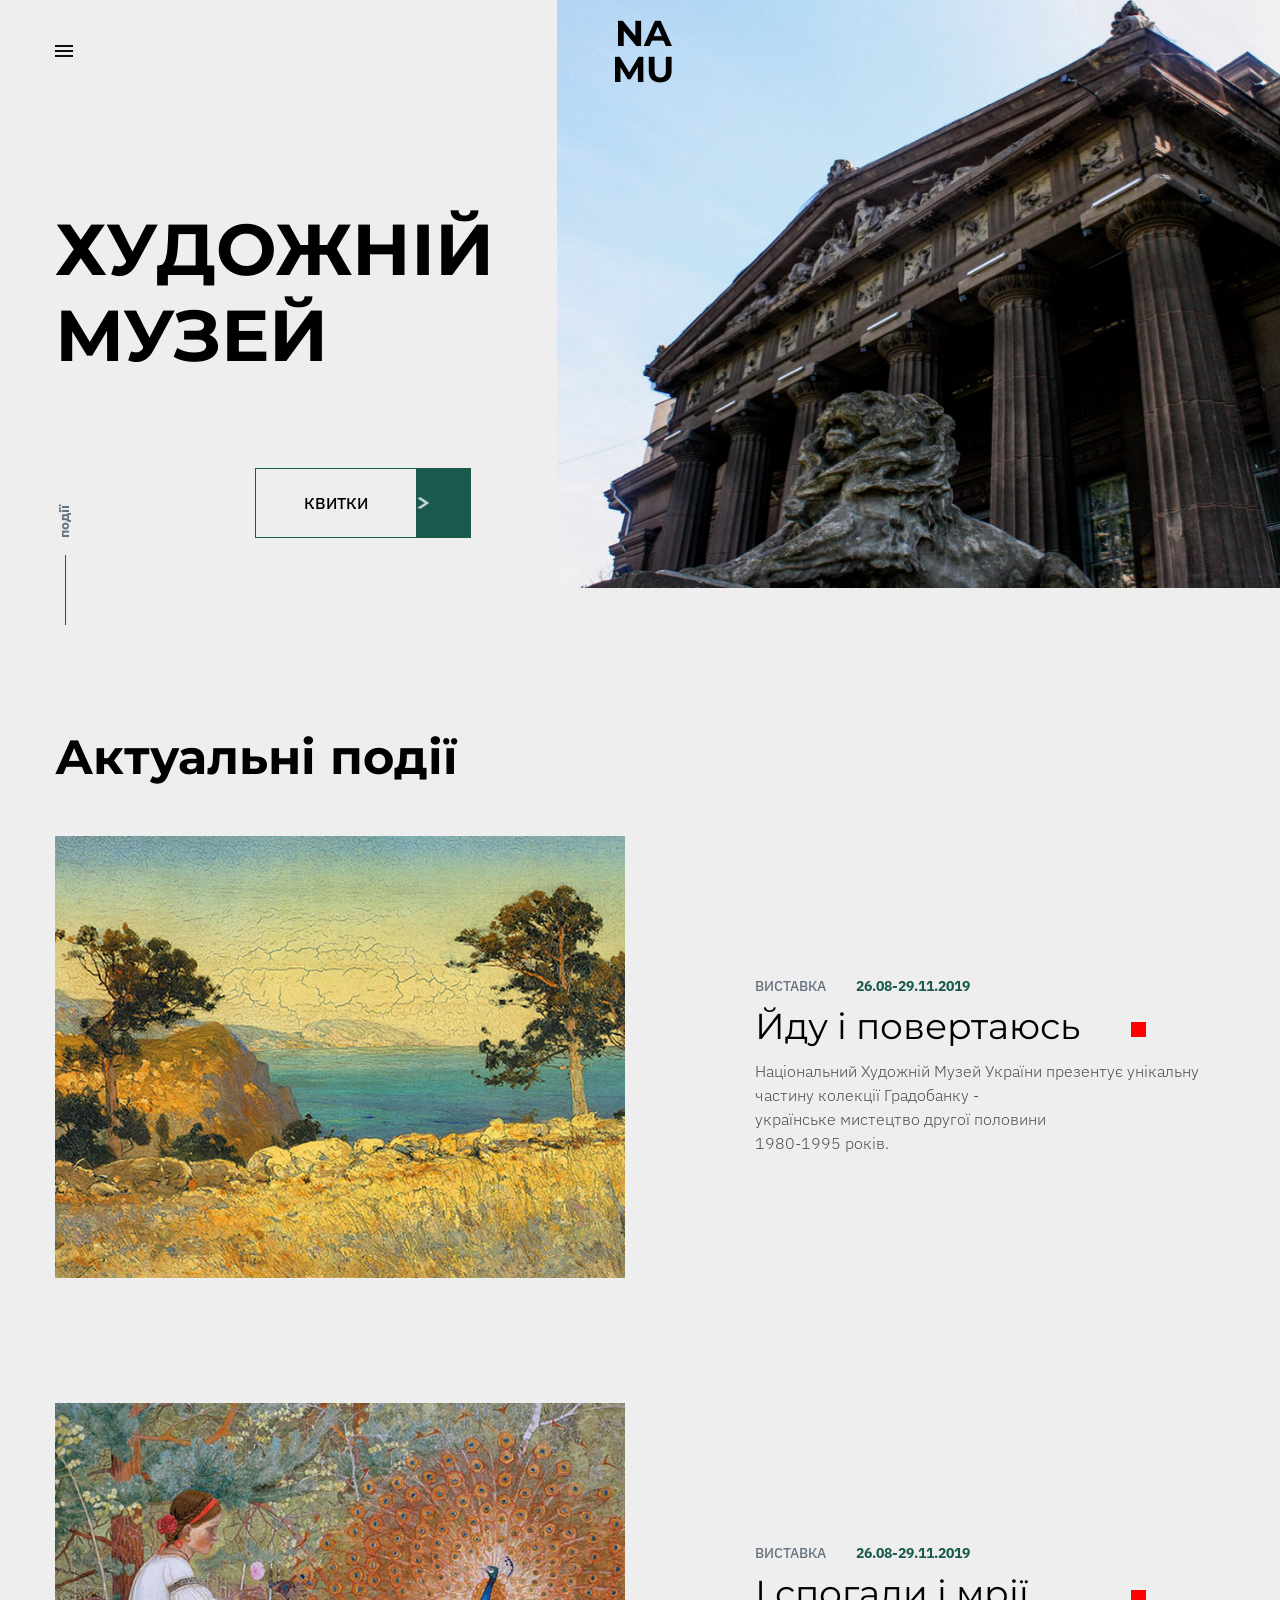
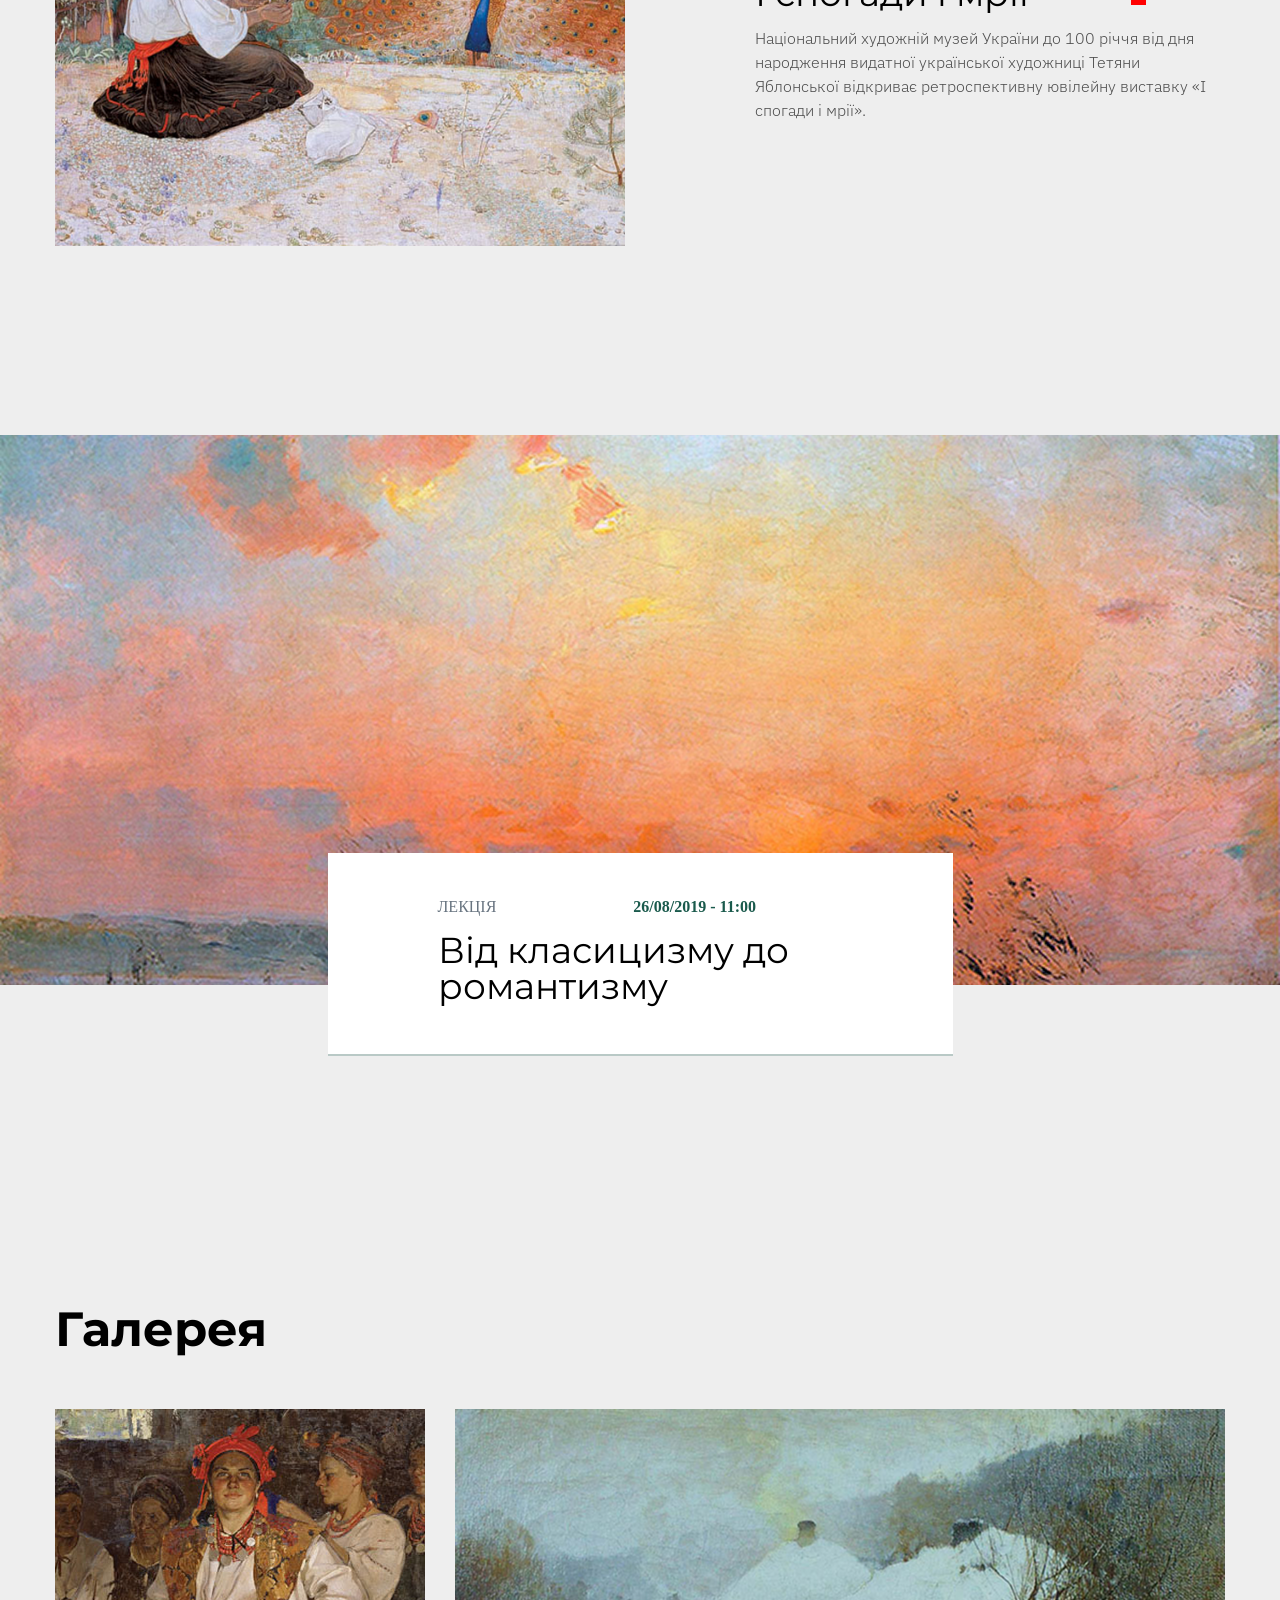
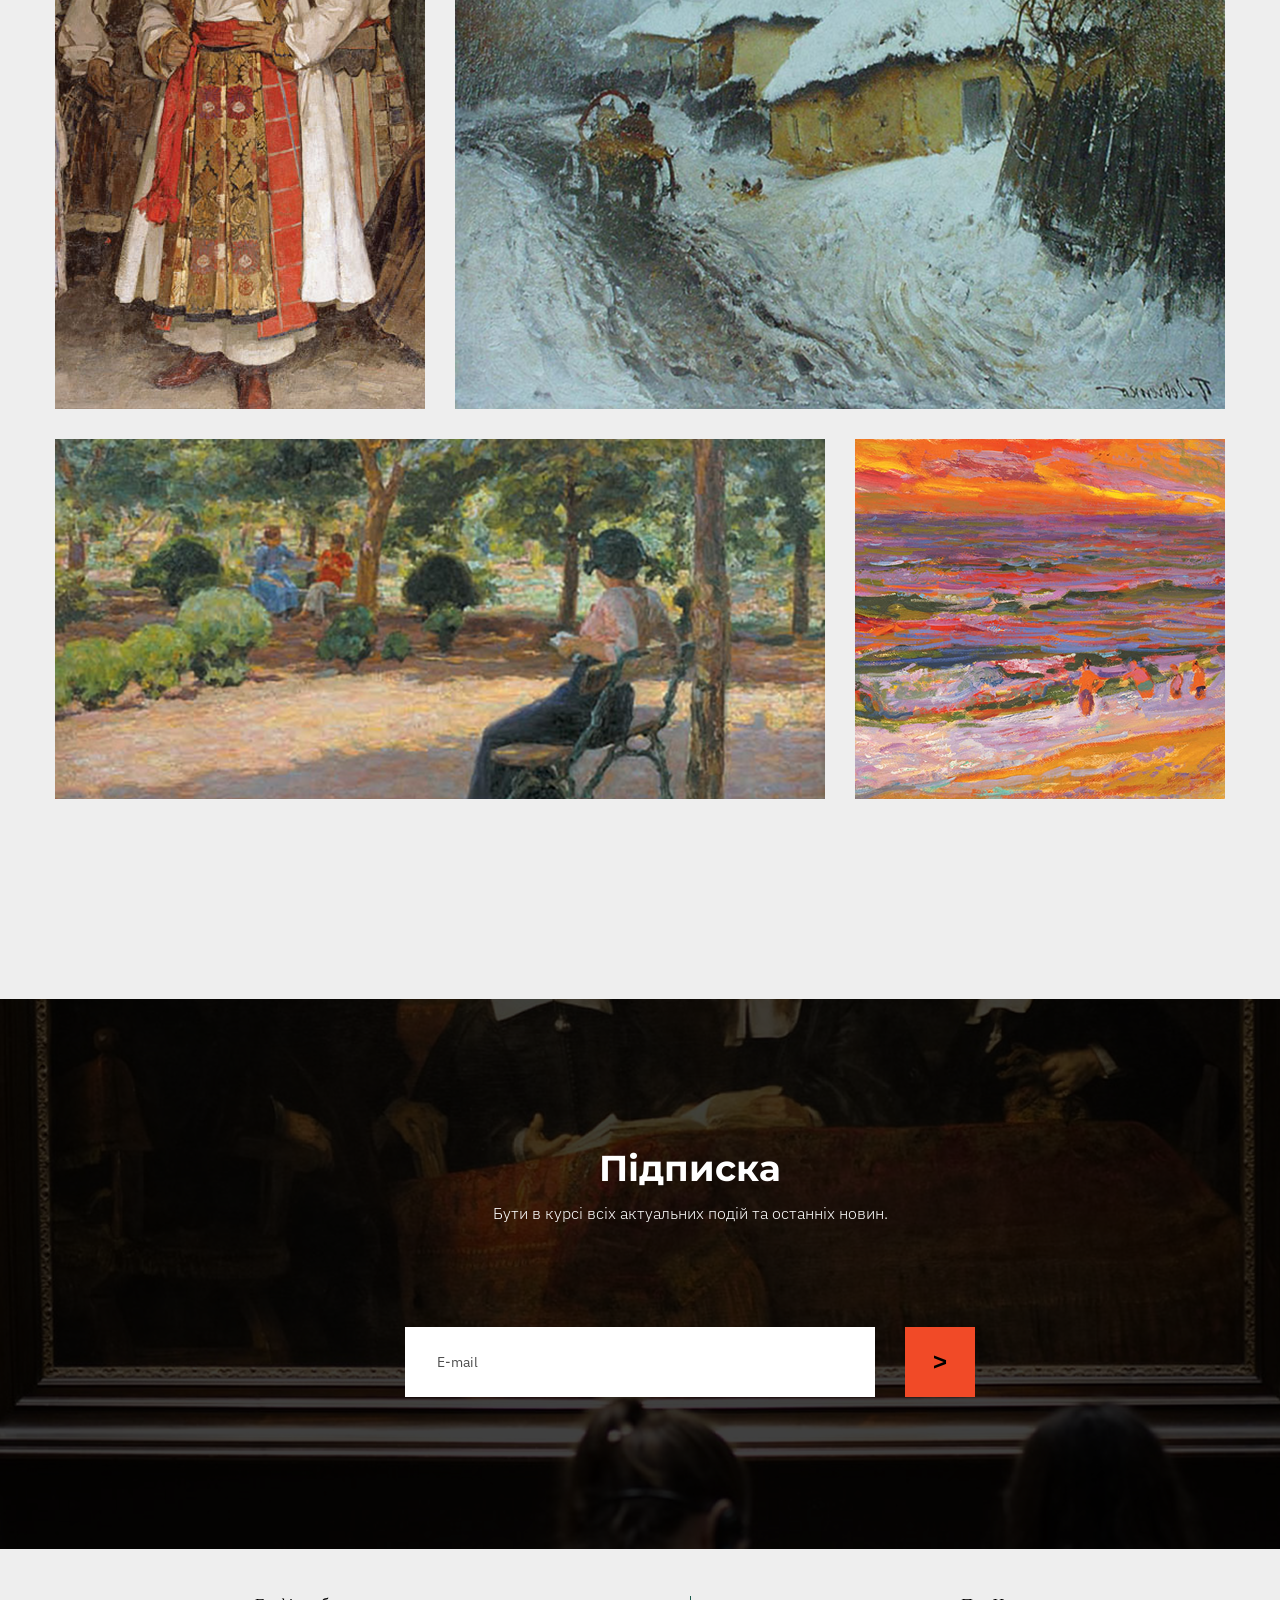
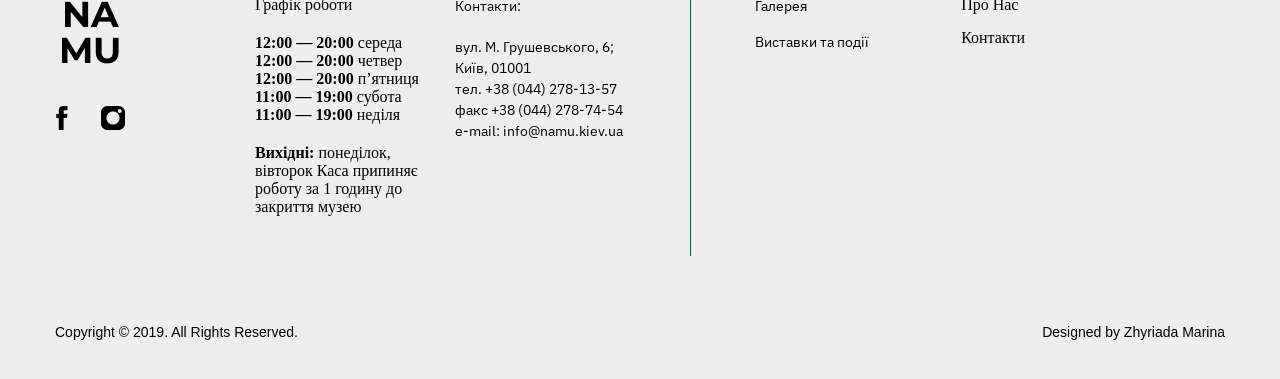
<file: index.html>
<!DOCTYPE html><html lang=en><meta charset=UTF-8><meta name=viewport content="width=device-width, initial-scale=1.0"><title>ХУДОЖНІЙ МУЗЕЙ</title><link rel=stylesheet href=Museum.812998b6.css><link rel=icon href=logo.7bb1c1ab.png type=image/x-icon><link rel=stylesheet href=https://cdn.jsdelivr.net/npm/swiper@11/swiper-bundle.min.css><body class=body>
    
    <header class=header>
      <div class=header__container>
        <div class=header__container__top>
          <a href=#menu class=header__container__top--link>
            <img src=burger--menu.cb3d5a86.png alt=burger--menu class="burger--menu header__container__top--item">
          </a>

          <a href=#home class=logo--link>
            <span class=logo--item>
              NA
              <br>
              MU
            </span>
          </a>
        </div>

        <div class=header__container__title>
          <h1 class=header__container__title--item>ХУДОЖНІЙ МУЗЕЙ</h1>
        </div>
        <div class=header__container__rotate>
          <span class=rotate-text>події</span>
        </div>

        <div class=header__container__bottom>
          <span class=header__container__bottom--name>КВИТКИ</span>
          <a class=header__container__bottom--link>
            <img src=header__send.2bb0b5fc.png class=header__container__bottom--photo alt=send>
          </a>
        </div>
      </div>
    </header>
    
    <aside class=menu id=menu>
      <div class=backround--green>
        <div class=menu__container>
          <nav class=menu__container__nav>
            <div class=menu__container__nav__close>
              <a href=# class=menu__container__nav__close--link>
                <img src=close--menu.fb41dbb8.png alt=close--menu class=menu__container__nav__close--item>
              </a>
            </div>
            <div class=menu__container__nav__lists>
              <ul class=menu__container__nav__lists--group>
                <li class=menu__container__nav__lists--item>
                  <a href=#gallery class=menu__container__nav__lists--link>
                    Галерея
                  </a>
                </li>
                <li class=menu__container__nav__lists--item>
                  <a href=#current-events class=menu__container__nav__lists--link>
                    Виставки та
                    <br>
                    події
                  </a>
                </li>
              </ul>
              <ul class=menu__container__nav__lists--group>
                <li class=menu__container__nav__lists--item>
                  <a href=#subscribe class=menu__container__nav__lists--link>
                    Про нас
                  </a>
                </li>
                <li class=menu__container__nav__lists--item>
                  <a href=#footer class=menu__container__nav__lists--link>
                    Контакти
                  </a>
                </li>
              </ul>
            </div>
          </nav>
          <div class=menu__container--lin></div>
          <div class=menu__container__text>
            <div class=menu__container__text__group>
              <span class=menu__container__text__group--item>
                Графік роботи
              </span>
              <span class=menu__container__text__group--item>
                <strong>12:00 — 20:00</strong>
                середа
                <br>
                <strong>12:00 — 20:00</strong>
                четвер
                <br>
                <strong>12:00 — 20:00</strong>
                п’ятниця
                <br>
                <strong>11:00 — 19:00</strong>
                субота
                <br>
                <strong>11:00 — 19:00</strong>
                неділя
                <br>
              </span>
            </div>
            <div class="margin-top menu__container__text__group">
              <p class=menu__container__text__group--item>
                <strong>Вихідні:</strong>
                понеділок, вівторок Каса припиняє роботу за 1 годину до закриття
                музею
              </p>
            </div>
          </div>
        </div>
      </div>
    </aside>
    <div id=menu-shadow class=menu-shadow></div>
    
    <main class=main>
      <section id=current-events class=main__section>
        <div class=main__section__title>
          <h3 class=main__section__title--item>Актуальні події</h3>
        </div>
        <article class=main__section__article>
          <div class=main__section__article__photo>
            <img src=events-go.1f0b4219.png class=main__section__article__photo--item alt=events>
          </div>
          <div class=main__section__article__text>
            <div class=main__section__article__text__date>
              <span class="main__section__article__text__date--item title">
                ВИСТАВКА
              </span>
              <span class="date main__section__article__text__date--item">
                26.08-29.11.2019
              </span>
            </div>
            <h4 class=main__section__article__text--title>
              Йду і повертаюсь
            </h4>
            <p class=main__section__article__text--item>
              Національний Художній Музей України презентує унікальну частину
              колекції Градобанку -
              <br class=br>
              українське мистецтво другої половини
              <br class=br>
              1980-1995 років.
            </p>
          </div>
        </article>
        <article class=main__section__article>
          <div class=main__section__article__photo>
            <img src=events-hope.eab21ada.png class=main__section__article__photo--item alt=events>
          </div>
          <div class=main__section__article__text>
            <div class=main__section__article__text__date>
              <span class="main__section__article__text__date--item title">
                ВИСТАВКА
              </span>
              <span class="date main__section__article__text__date--item">
                26.08-29.11.2019
              </span>
            </div>
            <h4 class=main__section__article__text--title>
              І спогади і мрії
            </h4>
            <p class=main__section__article__text--item>
              Національний художній музей України до 100 річчя від дня
              народження видатної української художниці Тетяни Яблонської
              відкриває ретроспективну ювілейну виставку «І спогади і мрії».
            </p>
          </div>
        </article>
      </section>
      <div class=bac-container>
        <div id=classic-romantic class=classic-romantic>
          <article class=classic-romantic__article>
            <div class=classic-romantic__article__text>
              <span class="classic-romantic__article__text--item title">
                ЛЕКЦІЯ
              </span>
              <span class="classic-romantic__article__text--item date">
                26/08/2019 - 11:00
              </span>
            </div>
            <div class=classic-romantic__article__conteiner>
              <h3 class=classic-romantic__article__conteiner--title>
                Від класицизму до романтизму
              </h3>
            </div>
          </article>
        </div>
      </div>
      <section id=gallery class="gallery main__section">
        <div class=gallery__title>
          <h3 class=gallery__title--item>Галерея</h3>
        </div>
        <article class=gallery__swiper>
          <div class=gallery-wrapper>
            <div class=gallery-item>
              <img src=gallary-swaiper--photo-1.4f42b0b6.png alt=photo>
            </div>
            <div class=gallery-item>
              <img src=gallary-swaiper--photo-2.11e57b54.png alt=photo>
            </div>
            <div class=gallery-item>
              <img src=gallary-swaiper--photo-3.19595366.png alt=photo>
            </div>
            <div class=gallery-item>
              <img src=gallary-swaiper--photo-4.c63600db.png alt=photo>
            </div>
          </div>
        </article>
      </section>
      <section id=subscribe class=subscribe>
        <article class="main__section subscribe__article">
          <div class=subscribe__article__block>
            <div class=subscribe__article__block__title>
              <h3 class=subscribe__article__block__title--item>Підписка</h3>
              <span class=subscribe__article__block__title--subtitle>
                Бути в курсі всіх актуальних подій та останніх новин.
              </span>
            </div>
            <form action=/submit method=post onsubmit="this.reset(); return false;" class=subscribe__article__block__form>
              <input name=email type=email placeholder=E-mail id=email required class=subscribe__article__block__form--input>
              <button class=subscribe__article__block__form--button>
                &gt;
              </button>
            </form>
          </div>
        </article>
      </section>
    </main>
    
    <footer id=footer class=footer>
      <section class=footer__section>
        <div class=footer__section__logo>
          <a href=# class=footer__section__logo--item>
            NA
            <br>
            MU
          </a>
          <div class=footer__section__logo__social>
            <a href=https://www.facebook.com/ target=_blank class=footer__section__logo__social--link>
              <img src=facebook.d8364daa.png alt=facebook class=footer__logo__social--photo>
            </a>
            <a target=_blank href=https://www.instagram.com/ class=footer__section__logo__social--link>
              <img src=instagram.c6b98856.png alt=instagram class=footer__section__logo__social--photo>
            </a>
          </div>
        </div>
        <div class=footer__section__text>
          <span class=footer__section__text--item>Графік роботи</span>
          <span class=footer__section__text--item>
            <strong>12:00 — 20:00</strong>
            середа
            <br>
            <strong>12:00 — 20:00</strong>
            четвер
            <br>
            <strong>12:00 — 20:00</strong>
            п’ятниця
            <br>
            <strong>11:00 — 19:00</strong>
            субота
            <br>
            <strong>11:00 — 19:00</strong>
            неділя
            <br>
          </span>
          <p>
            <strong>Вихідні:</strong>
            понеділок, вівторок Каса припиняє роботу за 1 годину до закриття
            музею
          </p>
        </div>
        <div class=footer__section__contacts>
          <span class=footer__section__contacts--item>Контакти:</span>
          <span class=footer__section__contacts--item>
            вул. М. Грушевського, 6; Київ, 01001
            <a href="tel:+38 (044) 278-13-57">
              <br>
              тел. +38 (044) 278-13-57
            </a>
            факс +38 (044) 278-74-54
            <a href=mailto:info@namu.kiev.ua>
              <br>
              e-mail: info@namu.kiev.ua
            </a>
          </span>
        </div>
        <div class=footer__section--line></div>
        <div class=footer__section__navigation>
          <div class=footer__section__navigation__group>
            <a href=#gallery>
              <span class=footer__section__navigation__group--item>
                Галерея
              </span>
            </a>
            <a href=#current-events>
              <span class=footer__section__navigation__group--item>
                Виставки та події
              </span>
            </a>
          </div>
          <div class=footer__section__navigation__group>
            <a href=#subscribe>
              <span class=footer__section__navigation--item>Про Нас</span>
            </a>
            <a href=#footer>
              <span class=footer__section__navigation--item>Контакти</span>
            </a>
          </div>
        </div>

        <div class=footer__section__watermark>
          <span class=footer__section__watermark--item>
            Copyright © 2019. All Rights Reserved.
          </span>
          <span class=footer__section__watermark--item>
            Designed by Zhyriada Marina
          </span>
        </div>
      </section>
    </footer>
    <script src=https://cdn.jsdelivr.net/npm/swiper@11/swiper-bundle.min.js></script>
    <script src=Museum.979fb8fc.js></script>
</file>
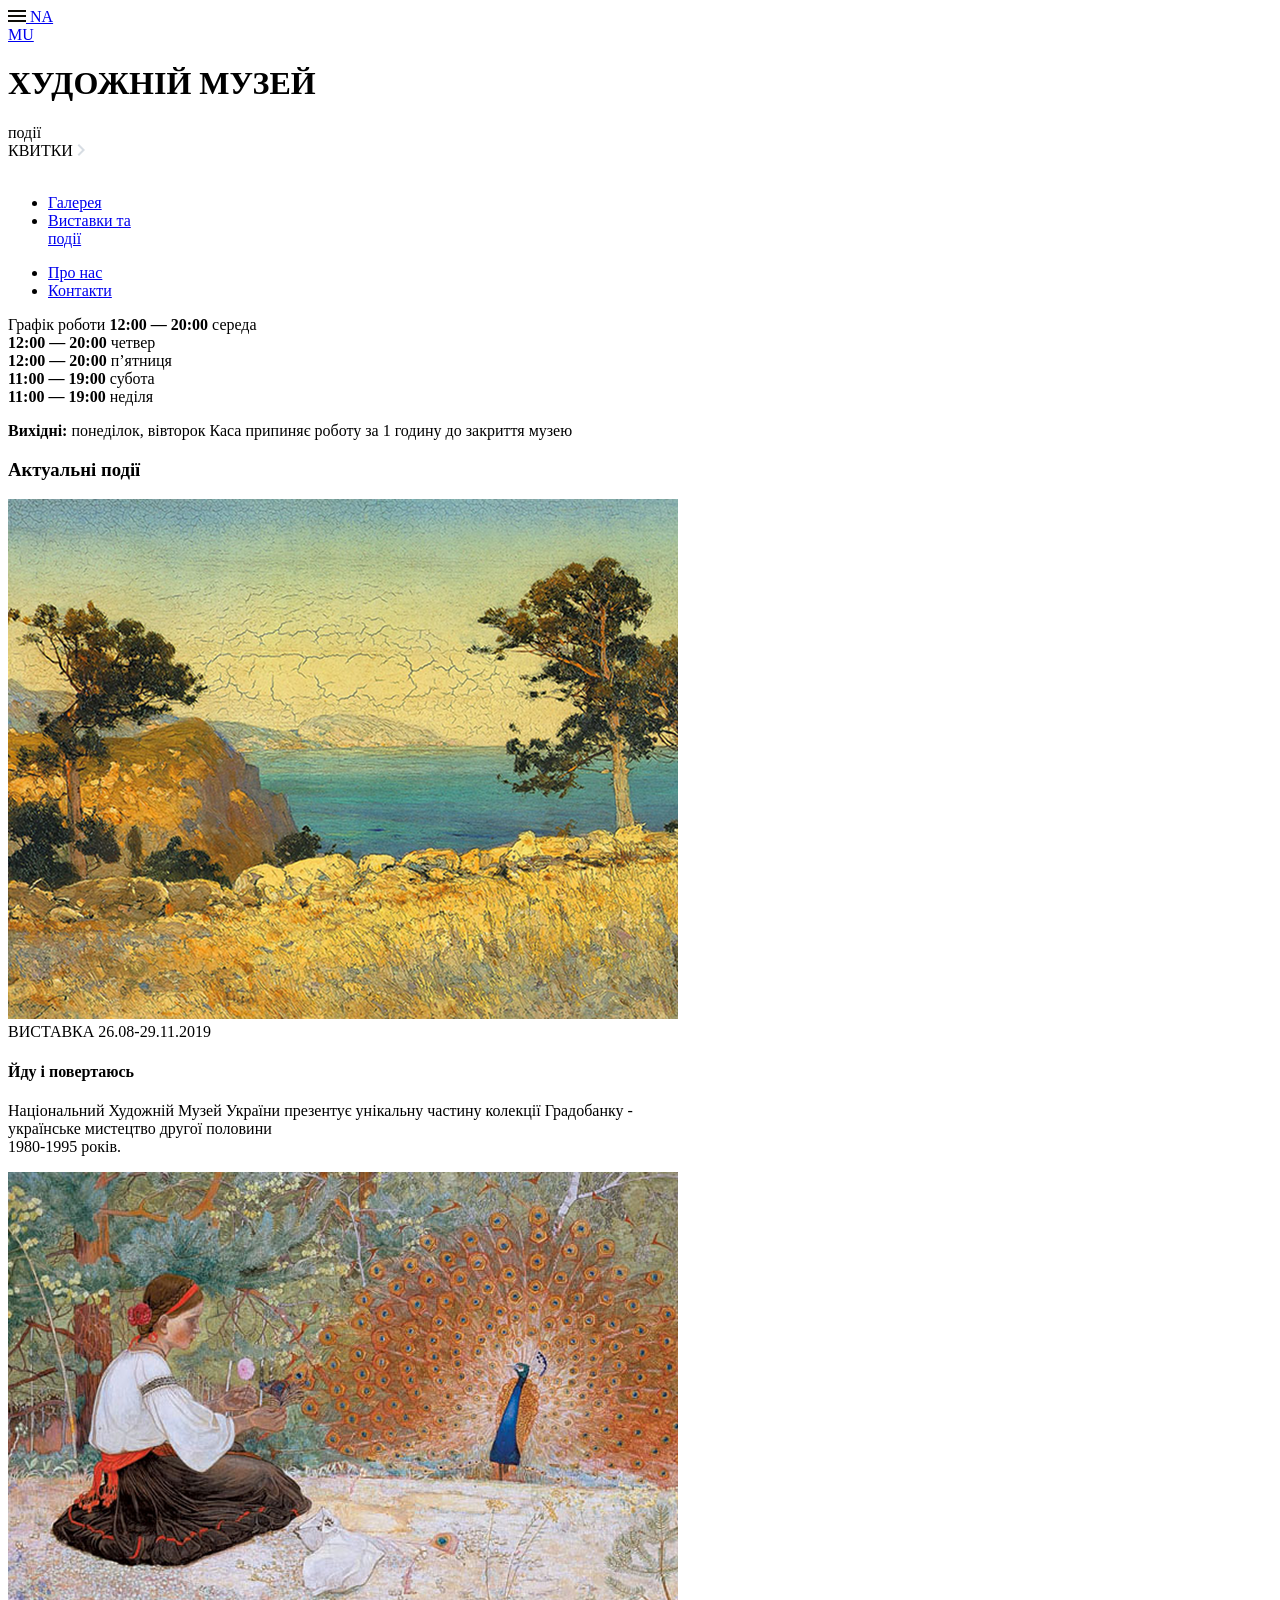
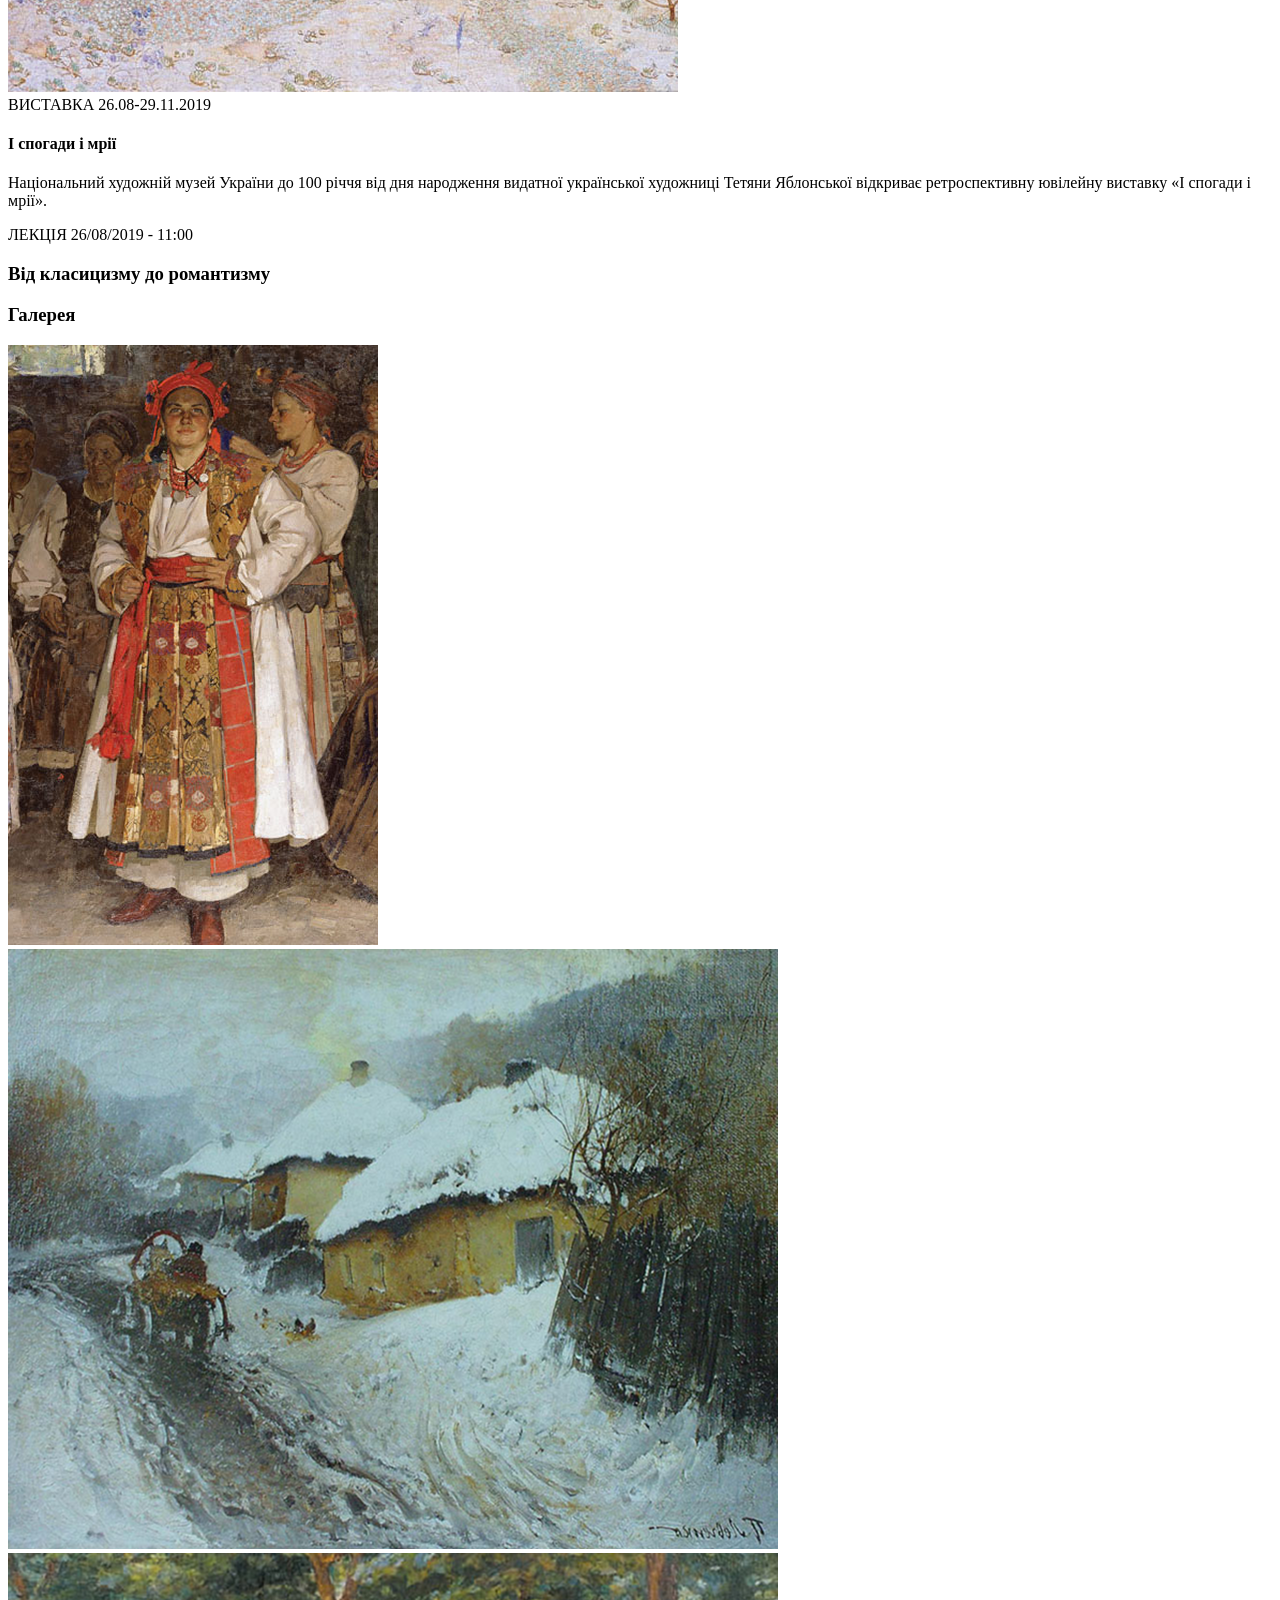
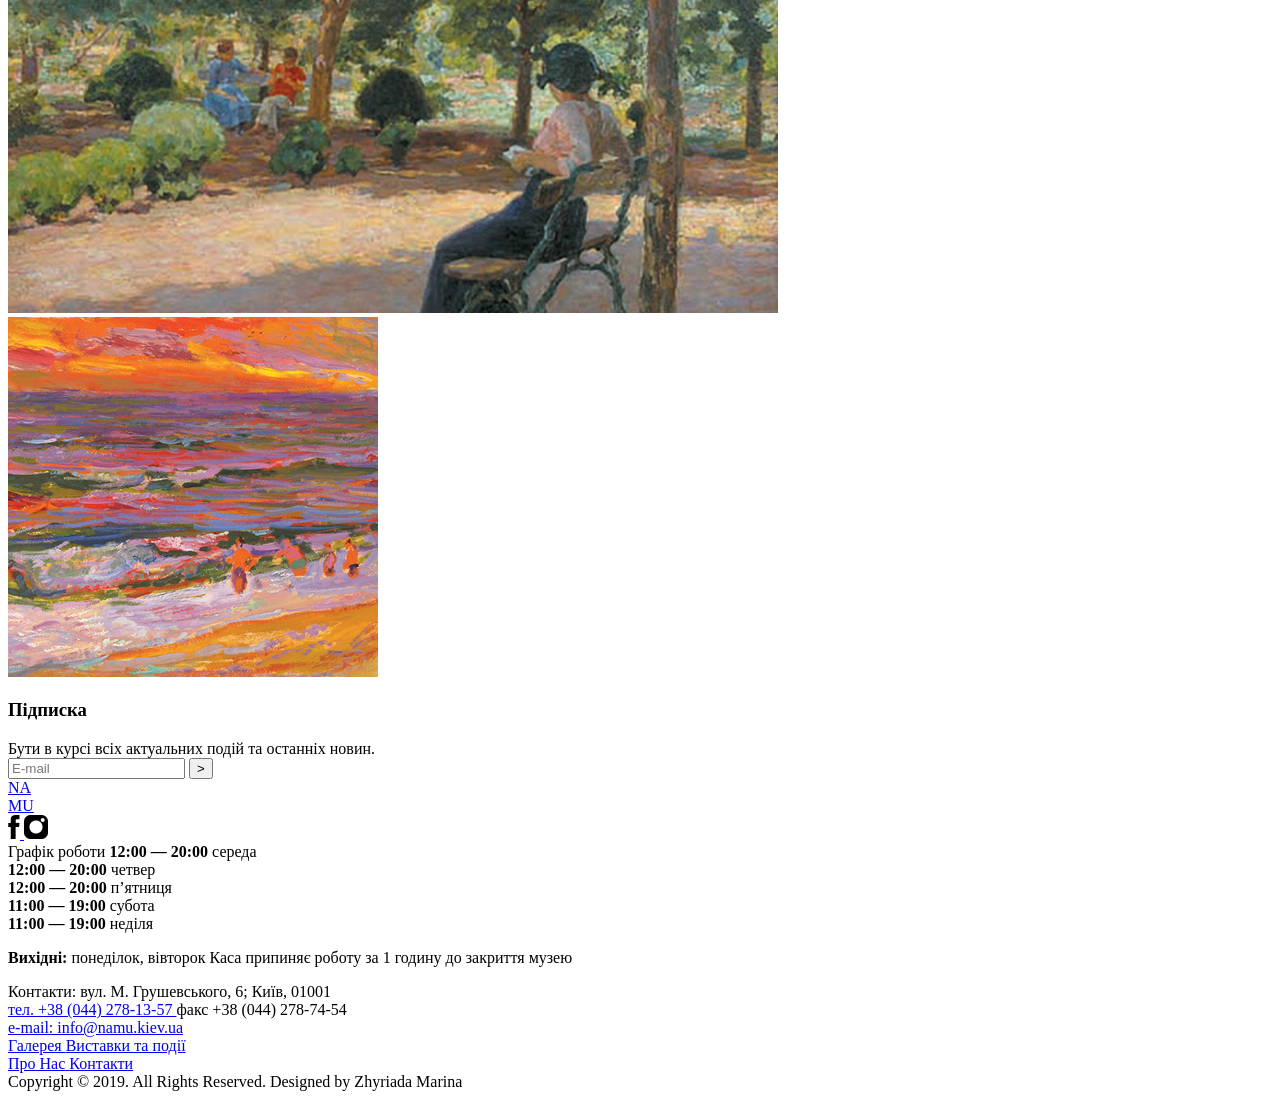
<file: src/index.html>
<!doctype html>
<html lang="en">
  <head>
    <meta charset="UTF-8" />
    <meta
      name="viewport"
      content="width=device-width, initial-scale=1.0"
    />
    <title>ХУДОЖНІЙ МУЗЕЙ</title>
    <link
      rel="stylesheet"
      href="./styles/main.scss"
    />
    <link
      rel="icon"
      href="./images/logo.png"
      type="image/x-icon"
    />
    <link
      rel="stylesheet"
      href="https://cdn.jsdelivr.net/npm/swiper@11/swiper-bundle.min.css"
    />
  </head>
  <body class="body">
    <!--#region header-->
    <header class="header">
      <div class="header__container">
        <div class="header__container__top">
          <a
            href="#menu"
            class="header__container__top--link"
          >
            <img
              src="./images/burger--menu.png"
              alt="burger--menu"
              class="header__container__top--item burger--menu"
            />
          </a>

          <a
            href="#home"
            class="logo--link"
          >
            <span class="logo--item">
              NA
              <br />
              MU
            </span>
          </a>
        </div>

        <div class="header__container__title">
          <h1 class="header__container__title--item">ХУДОЖНІЙ МУЗЕЙ</h1>
        </div>
        <div class="header__container__rotate">
          <span class="rotate-text">події</span>
        </div>

        <div class="header__container__bottom">
          <span class="header__container__bottom--name">КВИТКИ</span>
          <a class="header__container__bottom--link">
            <img
              src="./images/header__send.png"
              class="header__container__bottom--photo"
              alt="send"
            />
          </a>
        </div>
      </div>
    </header>
    <!--#endregion header-->
    <aside
      class="menu"
      id="menu"
    >
      <div class="backround--green">
        <div class="menu__container">
          <nav class="menu__container__nav">
            <div class="menu__container__nav__close">
              <a
                href="#"
                class="menu__container__nav__close--link"
              >
                <img
                  src="./images/close--menu.png"
                  alt="close--menu"
                  class="menu__container__nav__close--item"
                />
              </a>
            </div>
            <div class="menu__container__nav__lists">
              <ul class="menu__container__nav__lists--group">
                <li class="menu__container__nav__lists--item">
                  <a
                    href="#gallery"
                    class="menu__container__nav__lists--link"
                  >
                    Галерея
                  </a>
                </li>
                <li class="menu__container__nav__lists--item">
                  <a
                    href="#current-events"
                    class="menu__container__nav__lists--link"
                  >
                    Виставки та
                    <br />
                    події
                  </a>
                </li>
              </ul>
              <ul class="menu__container__nav__lists--group">
                <li class="menu__container__nav__lists--item">
                  <a
                    href="#subscribe"
                    class="menu__container__nav__lists--link"
                  >
                    Про нас
                  </a>
                </li>
                <li class="menu__container__nav__lists--item">
                  <a
                    href="#footer"
                    class="menu__container__nav__lists--link"
                  >
                    Контакти
                  </a>
                </li>
              </ul>
            </div>
          </nav>
          <div class="menu__container--lin"></div>
          <div class="menu__container__text">
            <div class="menu__container__text__group">
              <span class="menu__container__text__group--item">
                Графік роботи
              </span>
              <span class="menu__container__text__group--item">
                <strong>12:00 — 20:00</strong>
                середа
                <br />
                <strong>12:00 — 20:00</strong>
                четвер
                <br />
                <strong>12:00 — 20:00</strong>
                п’ятниця
                <br />
                <strong>11:00 — 19:00</strong>
                субота
                <br />
                <strong>11:00 — 19:00</strong>
                неділя
                <br />
              </span>
            </div>
            <div class="menu__container__text__group margin-top">
              <p class="menu__container__text__group--item">
                <strong>Вихідні:</strong>
                понеділок, вівторок Каса припиняє роботу за 1 годину до закриття
                музею
              </p>
            </div>
          </div>
        </div>
      </div>
    </aside>
    <div
      id="menu-shadow"
      class="menu-shadow"
    ></div>
    <!--#region main-->
    <main class="main">
      <section
        id="current-events"
        class="main__section"
      >
        <div class="main__section__title">
          <h3 class="main__section__title--item">Актуальні події</h3>
        </div>
        <article class="main__section__article">
          <div class="main__section__article__photo">
            <img
              src="./images/events-go.png"
              class="main__section__article__photo--item"
              alt="events"
            />
          </div>
          <div class="main__section__article__text">
            <div class="main__section__article__text__date">
              <span class="main__section__article__text__date--item title">
                ВИСТАВКА
              </span>
              <span class="main__section__article__text__date--item date">
                26.08-29.11.2019
              </span>
            </div>
            <h4 class="main__section__article__text--title">
              Йду і повертаюсь
            </h4>
            <p class="main__section__article__text--item">
              Національний Художній Музей України презентує унікальну частину
              колекції Градобанку -
              <br class="br" />
              українське мистецтво другої половини
              <br class="br" />
              1980-1995 років.
            </p>
          </div>
        </article>
        <article class="main__section__article">
          <div class="main__section__article__photo">
            <img
              src="./images/events-hope.png"
              class="main__section__article__photo--item"
              alt="events"
            />
          </div>
          <div class="main__section__article__text">
            <div class="main__section__article__text__date">
              <span class="main__section__article__text__date--item title">
                ВИСТАВКА
              </span>
              <span class="main__section__article__text__date--item date">
                26.08-29.11.2019
              </span>
            </div>
            <h4 class="main__section__article__text--title">
              І спогади і мрії
            </h4>
            <p class="main__section__article__text--item">
              Національний художній музей України до 100 річчя від дня
              народження видатної української художниці Тетяни Яблонської
              відкриває ретроспективну ювілейну виставку «І спогади і мрії».
            </p>
          </div>
        </article>
      </section>
      <div class="bac-container">
        <div
          id="classic-romantic"
          class="classic-romantic"
        >
          <article class="classic-romantic__article">
            <div class="classic-romantic__article__text">
              <span class="classic-romantic__article__text--item title">
                ЛЕКЦІЯ
              </span>
              <span class="classic-romantic__article__text--item date">
                26/08/2019 - 11:00
              </span>
            </div>
            <div class="classic-romantic__article__conteiner">
              <h3 class="classic-romantic__article__conteiner--title">
                Від класицизму до романтизму
              </h3>
            </div>
          </article>
        </div>
      </div>
      <section
        id="gallery"
        class="gallery main__section"
      >
        <div class="gallery__title">
          <h3 class="gallery__title--item">Галерея</h3>
        </div>
        <article class="gallery__swiper">
          <div class="gallery-wrapper">
            <div class="gallery-item">
              <img
                src="./images/gallary-swaiper--photo-1.png"
                alt="photo"
              />
            </div>
            <div class="gallery-item">
              <img
                src="./images/gallary-swaiper--photo-2.png"
                alt="photo"
              />
            </div>
            <div class="gallery-item">
              <img
                src="./images/gallary-swaiper--photo-3.png"
                alt="photo"
              />
            </div>
            <div class="gallery-item">
              <img
                src="./images/gallary-swaiper--photo-4.png"
                alt="photo"
              />
            </div>
          </div>
        </article>
      </section>
      <section
        id="subscribe"
        class="subscribe"
      >
        <article class="subscribe__article main__section">
          <div class="subscribe__article__block">
            <div class="subscribe__article__block__title">
              <h3 class="subscribe__article__block__title--item">Підписка</h3>
              <span class="subscribe__article__block__title--subtitle">
                Бути в курсі всіх актуальних подій та останніх новин.
              </span>
            </div>
            <form
              action="/submit"
              method="post"
              onsubmit="this.reset(); return false;"
              class="subscribe__article__block__form"
            >
              <input
                name="email"
                type="email"
                placeholder="E-mail"
                id="email"
                required
                class="subscribe__article__block__form--input"
              />
              <button
                type="submit"
                class="subscribe__article__block__form--button"
              >
                >
              </button>
            </form>
          </div>
        </article>
      </section>
    </main>
    <!--#endregion main-->
    <footer
      id="footer"
      class="footer"
    >
      <section class="footer__section">
        <div class="footer__section__logo">
          <a
            href="#"
            class="footer__section__logo--item"
          >
            NA
            <br />
            MU
          </a>
          <div class="footer__section__logo__social">
            <a
              href="https://www.facebook.com/"
              target="_blank"
              class="footer__section__logo__social--link"
            >
              <img
                src="./images/facebook.png"
                alt="facebook"
                class="footer__logo__social--photo"
              />
            </a>
            <a
              target="_blank"
              href="https://www.instagram.com/"
              class="footer__section__logo__social--link"
            >
              <img
                src="./images/instagram.png"
                alt="instagram"
                class="footer__section__logo__social--photo"
              />
            </a>
          </div>
        </div>
        <div class="footer__section__text">
          <span class="footer__section__text--item">Графік роботи</span>
          <span class="footer__section__text--item">
            <strong>12:00 — 20:00</strong>
            середа
            <br />
            <strong>12:00 — 20:00</strong>
            четвер
            <br />
            <strong>12:00 — 20:00</strong>
            п’ятниця
            <br />
            <strong>11:00 — 19:00</strong>
            субота
            <br />
            <strong>11:00 — 19:00</strong>
            неділя
            <br />
          </span>
          <p>
            <strong>Вихідні:</strong>
            понеділок, вівторок Каса припиняє роботу за 1 годину до закриття
            музею
          </p>
        </div>
        <div class="footer__section__contacts">
          <span class="footer__section__contacts--item">Контакти:</span>
          <span class="footer__section__contacts--item">
            вул. М. Грушевського, 6; Київ, 01001
            <a href="tel:+38 (044) 278-13-57">
              <br />
              тел. +38 (044) 278-13-57
            </a>
            факс +38 (044) 278-74-54
            <a href="mailto:info@namu.kiev.ua">
              <br />
              e-mail: info@namu.kiev.ua
            </a>
          </span>
        </div>
        <div class="footer__section--line"></div>
        <div class="footer__section__navigation">
          <div class="footer__section__navigation__group">
            <a href="#gallery">
              <span class="footer__section__navigation__group--item">
                Галерея
              </span>
            </a>
            <a href="#current-events">
              <span class="footer__section__navigation__group--item">
                Виставки та події
              </span>
            </a>
          </div>
          <div class="footer__section__navigation__group">
            <a href="#subscribe">
              <span class="footer__section__navigation--item">Про Нас</span>
            </a>
            <a href="#footer">
              <span class="footer__section__navigation--item">Контакти</span>
            </a>
          </div>
        </div>

        <div class="footer__section__watermark">
          <span class="footer__section__watermark--item">
            Copyright © 2019. All Rights Reserved.
          </span>
          <span class="footer__section__watermark--item">
            Designed by Zhyriada Marina
          </span>
        </div>
      </section>
    </footer>
    <script src="https://cdn.jsdelivr.net/npm/swiper@11/swiper-bundle.min.js"></script>
    <script src="scripts/main.js"></script>
  </body>
</html>
</file>
